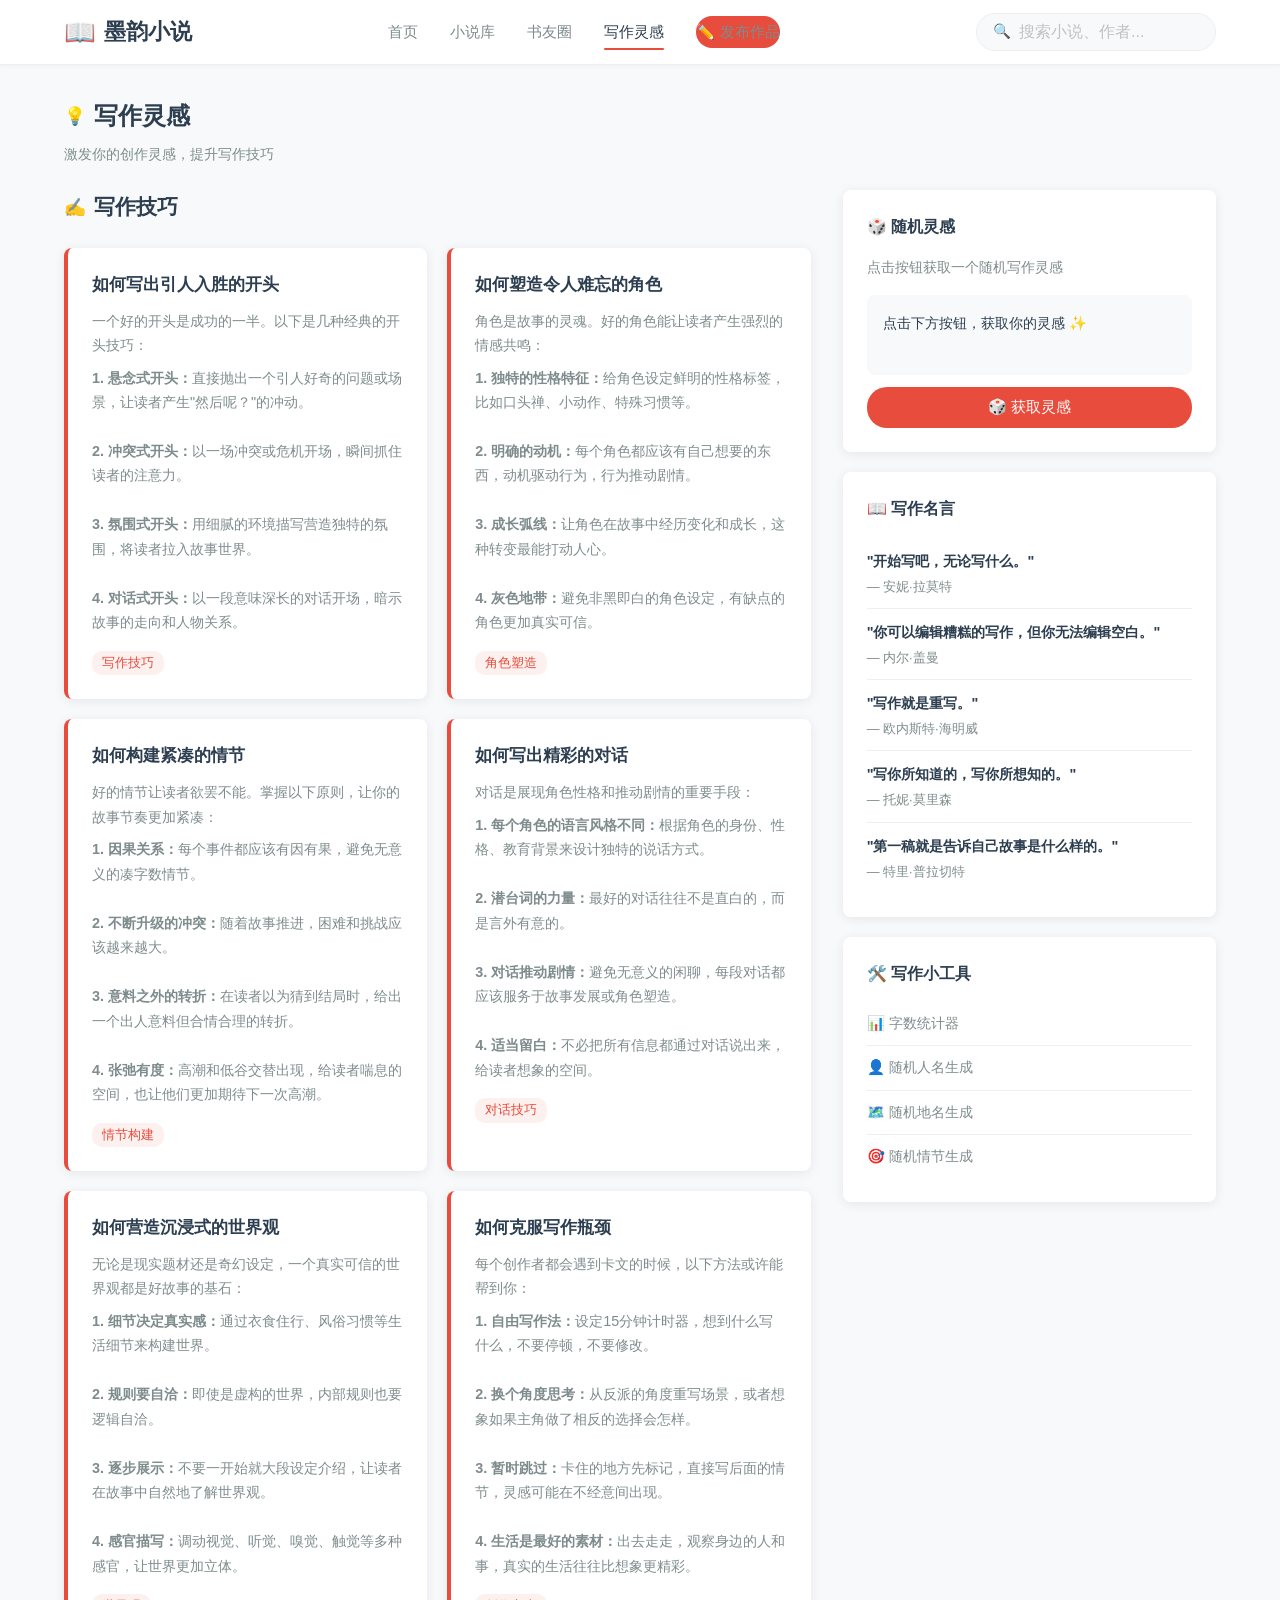
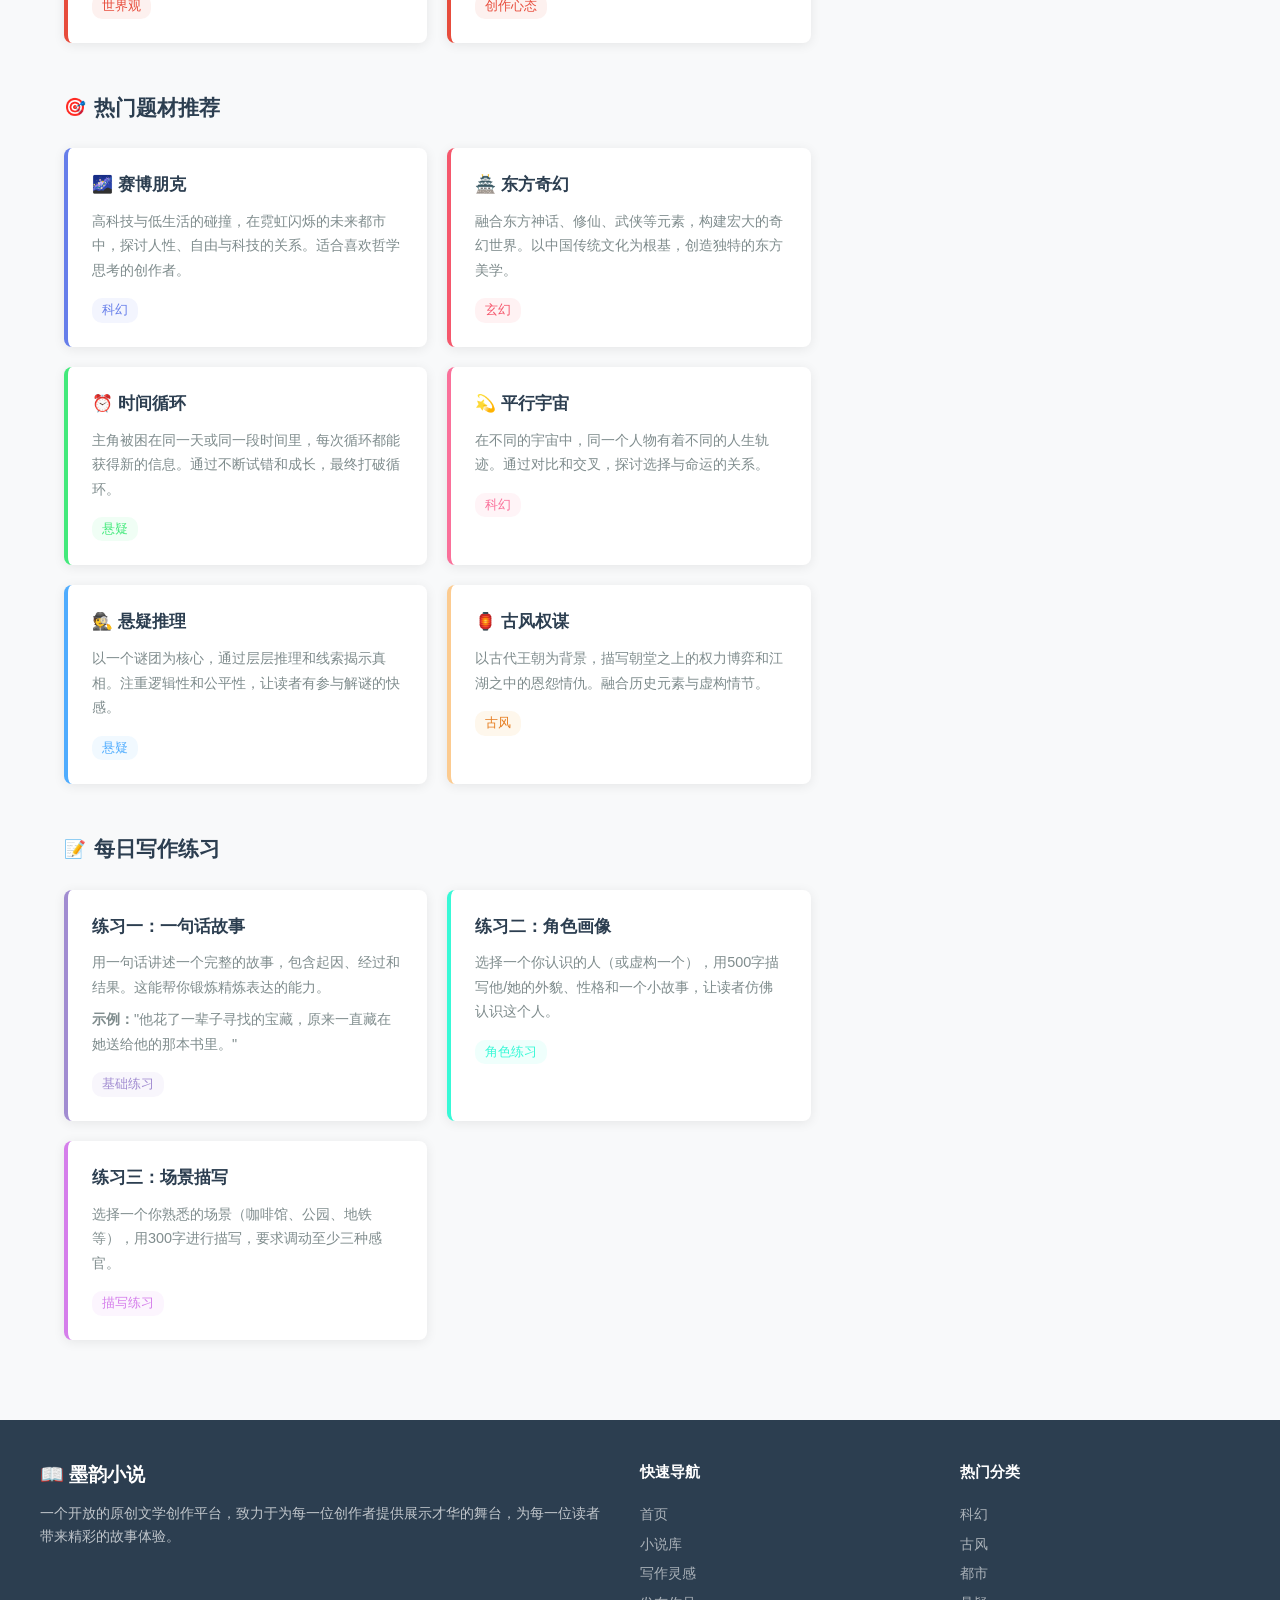
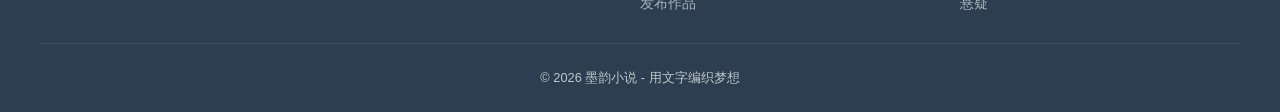
<file: inspiration.html>
<!DOCTYPE html>
<html lang="zh-CN">
<head>
  <meta charset="UTF-8">
  <meta name="viewport" content="width=device-width, initial-scale=1.0">
  <title>写作灵感 - 墨韵小说</title>
  <link rel="stylesheet" href="style.css">
</head>
<body>

  <!-- 导航栏 -->
  <nav class="navbar">
    <div class="nav-container">
      <a href="index.html" class="nav-logo">
        <span class="logo-icon">📖</span>
        <span>墨韵小说</span>
      </a>
      <div class="nav-links">
        <a href="index.html">首页</a>
        <a href="novels.html">小说库</a>
        <a href="community.html">书友圈</a>
        <a href="inspiration.html" class="active">写作灵感</a>
        <a href="publish.html" class="nav-btn">✏️ 发布作品</a>
      </div>
      <div class="nav-search">
        <span class="search-icon">🔍</span>
        <input type="text" placeholder="搜索小说、作者...">
      </div>
      <button class="nav-menu-btn">☰</button>
    </div>
  </nav>

  <!-- 主内容 -->
  <main class="main-content">

    <!-- 页面标题 -->
    <div style="margin-bottom: 24px;">
      <h1 class="section-title" style="font-size: 1.5rem;"><span class="icon">💡</span> 写作灵感</h1>
      <p style="color: var(--text-light); font-size: 0.9rem; margin-top: 8px;">激发你的创作灵感，提升写作技巧</p>
    </div>

    <div class="inspiration-page">

      <!-- 左侧主内容 -->
      <div class="inspiration-main">

        <!-- 写作技巧 -->
        <section style="margin-bottom: 40px;">
          <div class="section-header">
            <h2 class="section-title"><span class="icon">✍️</span> 写作技巧</h2>
          </div>
          <div class="inspiration-grid">
            <div class="inspiration-card">
              <h3>如何写出引人入胜的开头</h3>
              <p>一个好的开头是成功的一半。以下是几种经典的开头技巧：</p>
              <p style="margin-top: 8px;">
                <strong>1. 悬念式开头：</strong>直接抛出一个引人好奇的问题或场景，让读者产生"然后呢？"的冲动。<br><br>
                <strong>2. 冲突式开头：</strong>以一场冲突或危机开场，瞬间抓住读者的注意力。<br><br>
                <strong>3. 氛围式开头：</strong>用细腻的环境描写营造独特的氛围，将读者拉入故事世界。<br><br>
                <strong>4. 对话式开头：</strong>以一段意味深长的对话开场，暗示故事的走向和人物关系。
              </p>
              <div class="card-footer">
                <span class="card-tag">写作技巧</span>
              </div>
            </div>

            <div class="inspiration-card">
              <h3>如何塑造令人难忘的角色</h3>
              <p>角色是故事的灵魂。好的角色能让读者产生强烈的情感共鸣：</p>
              <p style="margin-top: 8px;">
                <strong>1. 独特的性格特征：</strong>给角色设定鲜明的性格标签，比如口头禅、小动作、特殊习惯等。<br><br>
                <strong>2. 明确的动机：</strong>每个角色都应该有自己想要的东西，动机驱动行为，行为推动剧情。<br><br>
                <strong>3. 成长弧线：</strong>让角色在故事中经历变化和成长，这种转变最能打动人心。<br><br>
                <strong>4. 灰色地带：</strong>避免非黑即白的角色设定，有缺点的角色更加真实可信。
              </p>
              <div class="card-footer">
                <span class="card-tag">角色塑造</span>
              </div>
            </div>

            <div class="inspiration-card">
              <h3>如何构建紧凑的情节</h3>
              <p>好的情节让读者欲罢不能。掌握以下原则，让你的故事节奏更加紧凑：</p>
              <p style="margin-top: 8px;">
                <strong>1. 因果关系：</strong>每个事件都应该有因有果，避免无意义的凑字数情节。<br><br>
                <strong>2. 不断升级的冲突：</strong>随着故事推进，困难和挑战应该越来越大。<br><br>
                <strong>3. 意料之外的转折：</strong>在读者以为猜到结局时，给出一个出人意料但合情合理的转折。<br><br>
                <strong>4. 张弛有度：</strong>高潮和低谷交替出现，给读者喘息的空间，也让他们更加期待下一次高潮。
              </p>
              <div class="card-footer">
                <span class="card-tag">情节构建</span>
              </div>
            </div>

            <div class="inspiration-card">
              <h3>如何写出精彩的对话</h3>
              <p>对话是展现角色性格和推动剧情的重要手段：</p>
              <p style="margin-top: 8px;">
                <strong>1. 每个角色的语言风格不同：</strong>根据角色的身份、性格、教育背景来设计独特的说话方式。<br><br>
                <strong>2. 潜台词的力量：</strong>最好的对话往往不是直白的，而是言外有意的。<br><br>
                <strong>3. 对话推动剧情：</strong>避免无意义的闲聊，每段对话都应该服务于故事发展或角色塑造。<br><br>
                <strong>4. 适当留白：</strong>不必把所有信息都通过对话说出来，给读者想象的空间。
              </p>
              <div class="card-footer">
                <span class="card-tag">对话技巧</span>
              </div>
            </div>

            <div class="inspiration-card">
              <h3>如何营造沉浸式的世界观</h3>
              <p>无论是现实题材还是奇幻设定，一个真实可信的世界观都是好故事的基石：</p>
              <p style="margin-top: 8px;">
                <strong>1. 细节决定真实感：</strong>通过衣食住行、风俗习惯等生活细节来构建世界。<br><br>
                <strong>2. 规则要自洽：</strong>即使是虚构的世界，内部规则也要逻辑自洽。<br><br>
                <strong>3. 逐步展示：</strong>不要一开始就大段设定介绍，让读者在故事中自然地了解世界观。<br><br>
                <strong>4. 感官描写：</strong>调动视觉、听觉、嗅觉、触觉等多种感官，让世界更加立体。
              </p>
              <div class="card-footer">
                <span class="card-tag">世界观</span>
              </div>
            </div>

            <div class="inspiration-card">
              <h3>如何克服写作瓶颈</h3>
              <p>每个创作者都会遇到卡文的时候，以下方法或许能帮到你：</p>
              <p style="margin-top: 8px;">
                <strong>1. 自由写作法：</strong>设定15分钟计时器，想到什么写什么，不要停顿，不要修改。<br><br>
                <strong>2. 换个角度思考：</strong>从反派的角度重写场景，或者想象如果主角做了相反的选择会怎样。<br><br>
                <strong>3. 暂时跳过：</strong>卡住的地方先标记，直接写后面的情节，灵感可能在不经意间出现。<br><br>
                <strong>4. 生活是最好的素材：</strong>出去走走，观察身边的人和事，真实的生活往往比想象更精彩。
              </p>
              <div class="card-footer">
                <span class="card-tag">创作心态</span>
              </div>
            </div>
          </div>
        </section>

        <!-- 题材推荐 -->
        <section style="margin-bottom: 40px;">
          <div class="section-header">
            <h2 class="section-title"><span class="icon">🎯</span> 热门题材推荐</h2>
          </div>
          <div class="inspiration-grid">
            <div class="inspiration-card" style="border-left-color: #667eea;">
              <h3>🌌 赛博朋克</h3>
              <p>高科技与低生活的碰撞，在霓虹闪烁的未来都市中，探讨人性、自由与科技的关系。适合喜欢哲学思考的创作者。</p>
              <div class="card-footer">
                <span class="card-tag" style="color: #667eea; background: rgba(102,126,234,0.08);">科幻</span>
              </div>
            </div>

            <div class="inspiration-card" style="border-left-color: #f5576c;">
              <h3>🏯 东方奇幻</h3>
              <p>融合东方神话、修仙、武侠等元素，构建宏大的奇幻世界。以中国传统文化为根基，创造独特的东方美学。</p>
              <div class="card-footer">
                <span class="card-tag" style="color: #f5576c; background: rgba(245,87,108,0.08);">玄幻</span>
              </div>
            </div>

            <div class="inspiration-card" style="border-left-color: #43e97b;">
              <h3>⏰ 时间循环</h3>
              <p>主角被困在同一天或同一段时间里，每次循环都能获得新的信息。通过不断试错和成长，最终打破循环。</p>
              <div class="card-footer">
                <span class="card-tag" style="color: #43e97b; background: rgba(67,233,123,0.08);">悬疑</span>
              </div>
            </div>

            <div class="inspiration-card" style="border-left-color: #fa709a;">
              <h3>💫 平行宇宙</h3>
              <p>在不同的宇宙中，同一个人物有着不同的人生轨迹。通过对比和交叉，探讨选择与命运的关系。</p>
              <div class="card-footer">
                <span class="card-tag" style="color: #fa709a; background: rgba(250,112,154,0.08);">科幻</span>
              </div>
            </div>

            <div class="inspiration-card" style="border-left-color: #4facfe;">
              <h3>🕵️ 悬疑推理</h3>
              <p>以一个谜团为核心，通过层层推理和线索揭示真相。注重逻辑性和公平性，让读者有参与解谜的快感。</p>
              <div class="card-footer">
                <span class="card-tag" style="color: #4facfe; background: rgba(79,172,254,0.08);">悬疑</span>
              </div>
            </div>

            <div class="inspiration-card" style="border-left-color: #fccb90;">
              <h3>🏮 古风权谋</h3>
              <p>以古代王朝为背景，描写朝堂之上的权力博弈和江湖之中的恩怨情仇。融合历史元素与虚构情节。</p>
              <div class="card-footer">
                <span class="card-tag" style="color: #e67e22; background: rgba(243,156,18,0.08);">古风</span>
              </div>
            </div>
          </div>
        </section>

        <!-- 写作练习 -->
        <section>
          <div class="section-header">
            <h2 class="section-title"><span class="icon">📝</span> 每日写作练习</h2>
          </div>
          <div class="inspiration-grid">
            <div class="inspiration-card" style="border-left-color: #a18cd1;">
              <h3>练习一：一句话故事</h3>
              <p>用一句话讲述一个完整的故事，包含起因、经过和结果。这能帮你锻炼精炼表达的能力。</p>
              <p style="margin-top: 8px;"><strong>示例：</strong>"他花了一辈子寻找的宝藏，原来一直藏在她送给他的那本书里。"</p>
              <div class="card-footer">
                <span class="card-tag" style="color: #a18cd1; background: rgba(161,140,209,0.08);">基础练习</span>
              </div>
            </div>

            <div class="inspiration-card" style="border-left-color: #38f9d7;">
              <h3>练习二：角色画像</h3>
              <p>选择一个你认识的人（或虚构一个），用500字描写他/她的外貌、性格和一个小故事，让读者仿佛认识这个人。</p>
              <div class="card-footer">
                <span class="card-tag" style="color: #38f9d7; background: rgba(56,249,215,0.08);">角色练习</span>
              </div>
            </div>

            <div class="inspiration-card" style="border-left-color: #d57eeb;">
              <h3>练习三：场景描写</h3>
              <p>选择一个你熟悉的场景（咖啡馆、公园、地铁等），用300字进行描写，要求调动至少三种感官。</p>
              <div class="card-footer">
                <span class="card-tag" style="color: #d57eeb; background: rgba(213,126,235,0.08);">描写练习</span>
              </div>
            </div>
          </div>
        </section>

      </div>

      <!-- 右侧边栏 -->
      <div class="inspiration-sidebar">

        <!-- 快速灵感 -->
        <div class="sidebar-card">
          <h3>🎲 随机灵感</h3>
          <p style="font-size: 0.9rem; color: var(--text-light); margin-bottom: 16px;">点击按钮获取一个随机写作灵感</p>
          <div id="random-prompt" style="min-height: 80px; padding: 16px; background: var(--bg); border-radius: var(--radius); font-size: 0.9rem; color: var(--text); line-height: 1.7; margin-bottom: 12px;">
            点击下方按钮，获取你的灵感 ✨
          </div>
          <button class="btn btn-primary" style="width: 100%; justify-content: center;" onclick="getRandomPrompt()">🎲 获取灵感</button>
        </div>

        <!-- 写作名言 -->
        <div class="sidebar-card">
          <h3>📖 写作名言</h3>
          <ul class="tip-list">
            <li>
              <div class="tip-title">"开始写吧，无论写什么。"</div>
              <div class="tip-desc">— 安妮·拉莫特</div>
            </li>
            <li>
              <div class="tip-title">"你可以编辑糟糕的写作，但你无法编辑空白。"</div>
              <div class="tip-desc">— 内尔·盖曼</div>
            </li>
            <li>
              <div class="tip-title">"写作就是重写。"</div>
              <div class="tip-desc">— 欧内斯特·海明威</div>
            </li>
            <li>
              <div class="tip-title">"写你所知道的，写你所想知的。"</div>
              <div class="tip-desc">— 托妮·莫里森</div>
            </li>
            <li>
              <div class="tip-title">"第一稿就是告诉自己故事是什么样的。"</div>
              <div class="tip-desc">— 特里·普拉切特</div>
            </li>
          </ul>
        </div>

        <!-- 常用写作工具 -->
        <div class="sidebar-card">
          <h3>🛠️ 写作小工具</h3>
          <ul class="topic-list">
            <li onclick="showToast('字数统计功能开发中...', 'info')">📊 字数统计器</li>
            <li onclick="showToast('人名生成功能开发中...', 'info')">👤 随机人名生成</li>
            <li onclick="showToast('地名生成功能开发中...', 'info')">🗺️ 随机地名生成</li>
            <li onclick="showToast('情节生成功能开发中...', 'info')">🎯 随机情节生成</li>
          </ul>
        </div>

      </div>

    </div>

  </main>

  <!-- 页脚 -->
  <footer class="footer">
    <div class="footer-content">
      <div class="footer-brand">
        <h3>📖 墨韵小说</h3>
        <p>一个开放的原创文学创作平台，致力于为每一位创作者提供展示才华的舞台，为每一位读者带来精彩的故事体验。</p>
      </div>
      <div class="footer-links">
        <h4>快速导航</h4>
        <a href="index.html">首页</a>
        <a href="novels.html">小说库</a>
        <a href="inspiration.html">写作灵感</a>
        <a href="publish.html">发布作品</a>
      </div>
      <div class="footer-links">
        <h4>热门分类</h4>
        <a href="novels.html?category=科幻">科幻</a>
        <a href="novels.html?category=古风">古风</a>
        <a href="novels.html?category=都市">都市</a>
        <a href="novels.html?category=悬疑">悬疑</a>
      </div>
    </div>
    <div class="footer-bottom">
      <p>© 2026 墨韵小说 - 用文字编织梦想</p>
    </div>
  </footer>

  <script src="script.js"></script>
  <script>
    // 随机灵感库
    const prompts = [
      '一个快递员在送包裹时，意外发现收件人就是十年前失踪的自己。',
      '在一座所有居民都是AI的城市里，一个人类婴儿诞生了。',
      '每次下雨的时候，她都能听到来自另一个时空的歌声。',
      '一本日记本上的字会自己消失，取而代之的是另一个人的笔迹。',
      '他发现自己手机里的照片中，总有一个陌生人在背景里看着他。',
      '一家只在午夜营业的咖啡店，据说能让人看到自己的前世。',
      '世界上最后一只会说话的猫，决定写一本回忆录。',
      '她收到了一封来自未来的信，信中只有三个字："别开门。"',
      '一个能看见别人寿命倒计时的人，发现好友的倒计时突然归零了。',
      '在一座漂浮在云端的图书馆里，每一本书都是一个真实的人生。',
      '他每天醒来都会在不同的身体里，直到有一天，他醒在了自己的身体里。',
      '一个画家发现自己的画作会在深夜自己发生变化。',
      '地铁最后一班车总会多出一节车厢，里面坐满了穿着古装的人。',
      '她能听到植物说话，而整个城市的树木都在低声说着同一件事。',
      '一个时间旅行者不小心改变了一个微小的细节，整个世界因此变得截然不同。',
      '他在旧货市场买了一面镜子，镜子里映出的不是他自己，而是另一个世界。',
      '一个失忆的人每天都会在口袋里发现一张纸条，上面写着"不要相信任何人"。',
      '世界上最后一家书店即将关门，但书架上的书每天都在增加。',
      '她发现自己手机里的通讯录里，有一个号码拨打后会接通到十年前的自己。',
      '一个天气预报员发现，她预报的天气总是会成真，包括那些她随口说的。'
    ];

    function getRandomPrompt() {
      const index = Math.floor(Math.random() * prompts.length);
      const el = document.getElementById('random-prompt');
      el.style.opacity = '0';
      setTimeout(() => {
        el.textContent = prompts[index];
        el.style.opacity = '1';
      }, 200);
      el.style.transition = 'opacity 0.2s ease';
    }
  </script>

</body>
</html>
</file>
<file: style.css>
/* ============================================
   墨韵小说 - 全局样式
   简约现代风格
   ============================================ */

/* CSS 变量 */
:root {
  --primary: #2c3e50;
  --primary-light: #34495e;
  --accent: #e74c3c;
  --accent-hover: #c0392b;
  --bg: #f8f9fa;
  --bg-white: #ffffff;
  --text: #2c3e50;
  --text-light: #7f8c8d;
  --text-lighter: #bdc3c7;
  --border: #ecf0f1;
  --shadow: 0 2px 12px rgba(0,0,0,0.08);
  --shadow-hover: 0 4px 20px rgba(0,0,0,0.12);
  --radius: 8px;
  --radius-lg: 12px;
  --transition: all 0.3s ease;
  --max-width: 1200px;
  --font-main: 'Segoe UI', 'PingFang SC', 'Microsoft YaHei', sans-serif;
  --font-serif: 'Georgia', 'Noto Serif SC', serif;
}

/* 重置样式 */
*, *::before, *::after {
  margin: 0;
  padding: 0;
  box-sizing: border-box;
}

html {
  scroll-behavior: smooth;
}

body {
  font-family: var(--font-main);
  color: var(--text);
  background: var(--bg);
  line-height: 1.6;
  min-height: 100vh;
  display: flex;
  flex-direction: column;
}

a {
  text-decoration: none;
  color: inherit;
  transition: var(--transition);
}

img {
  max-width: 100%;
  display: block;
}

ul, ol {
  list-style: none;
}

button, input, textarea, select {
  font-family: inherit;
  font-size: inherit;
  border: none;
  outline: none;
}

/* ============================================
   导航栏
   ============================================ */
.navbar {
  background: var(--bg-white);
  border-bottom: 1px solid var(--border);
  position: sticky;
  top: 0;
  z-index: 1000;
  box-shadow: 0 1px 4px rgba(0,0,0,0.04);
}

.nav-container {
  max-width: var(--max-width);
  margin: 0 auto;
  padding: 0 24px;
  display: flex;
  align-items: center;
  justify-content: space-between;
  height: 64px;
}

.nav-logo {
  font-size: 1.4rem;
  font-weight: 700;
  color: var(--primary);
  display: flex;
  align-items: center;
  gap: 8px;
}

.nav-logo .logo-icon {
  font-size: 1.6rem;
}

.nav-links {
  display: flex;
  align-items: center;
  gap: 32px;
}

.nav-links a {
  color: var(--text-light);
  font-size: 0.95rem;
  font-weight: 500;
  position: relative;
  padding: 4px 0;
}

.nav-links a:hover,
.nav-links a.active {
  color: var(--primary);
}

.nav-links a.active::after {
  content: '';
  position: absolute;
  bottom: -2px;
  left: 0;
  width: 100%;
  height: 2px;
  background: var(--accent);
  border-radius: 1px;
}

.nav-search {
  display: flex;
  align-items: center;
  background: var(--bg);
  border: 1px solid var(--border);
  border-radius: 20px;
  padding: 6px 16px;
  gap: 8px;
  transition: var(--transition);
}

.nav-search:focus-within {
  border-color: var(--primary);
  box-shadow: 0 0 0 3px rgba(44,62,80,0.1);
}

.nav-search input {
  background: transparent;
  width: 180px;
  color: var(--text);
}

.nav-search input::placeholder {
  color: var(--text-lighter);
}

.nav-search .search-icon {
  color: var(--text-lighter);
  font-size: 0.9rem;
}

.nav-btn {
  background: var(--accent);
  color: #fff;
  padding: 8px 20px;
  border-radius: 20px;
  font-weight: 500;
  font-size: 0.9rem;
  cursor: pointer;
  transition: var(--transition);
}

.nav-btn:hover {
  background: var(--accent-hover);
  transform: translateY(-1px);
}

/* 移动端菜单按钮 */
.nav-menu-btn {
  display: none;
  background: none;
  font-size: 1.4rem;
  cursor: pointer;
  color: var(--text);
}

/* ============================================
   主内容区
   ============================================ */
.main-content {
  flex: 1;
  max-width: var(--max-width);
  margin: 0 auto;
  padding: 32px 24px;
  width: 100%;
}

/* ============================================
   Hero 区域
   ============================================ */
.hero {
  background: linear-gradient(135deg, var(--primary) 0%, var(--primary-light) 100%);
  border-radius: var(--radius-lg);
  padding: 60px 48px;
  color: #fff;
  margin-bottom: 40px;
  position: relative;
  overflow: hidden;
}

.hero::before {
  content: '';
  position: absolute;
  top: -50%;
  right: -20%;
  width: 400px;
  height: 400px;
  background: rgba(255,255,255,0.05);
  border-radius: 50%;
}

.hero::after {
  content: '';
  position: absolute;
  bottom: -30%;
  left: -10%;
  width: 300px;
  height: 300px;
  background: rgba(255,255,255,0.03);
  border-radius: 50%;
}

.hero h1 {
  font-size: 2.2rem;
  font-weight: 700;
  margin-bottom: 16px;
  position: relative;
  z-index: 1;
}

.hero p {
  font-size: 1.1rem;
  opacity: 0.85;
  max-width: 500px;
  line-height: 1.8;
  position: relative;
  z-index: 1;
}

.hero-actions {
  margin-top: 24px;
  display: flex;
  gap: 12px;
  position: relative;
  z-index: 1;
}

.btn {
  display: inline-flex;
  align-items: center;
  gap: 6px;
  padding: 10px 24px;
  border-radius: 20px;
  font-weight: 500;
  font-size: 0.95rem;
  cursor: pointer;
  transition: var(--transition);
}

.btn-primary {
  background: var(--accent);
  color: #fff;
}

.btn-primary:hover {
  background: var(--accent-hover);
  transform: translateY(-1px);
}

.btn-outline {
  background: transparent;
  color: #fff;
  border: 1px solid rgba(255,255,255,0.4);
}

.btn-outline:hover {
  background: rgba(255,255,255,0.1);
  border-color: rgba(255,255,255,0.6);
}

.btn-secondary {
  background: var(--bg);
  color: var(--text);
  border: 1px solid var(--border);
}

.btn-secondary:hover {
  border-color: var(--primary);
  color: var(--primary);
}

/* ============================================
   区块标题
   ============================================ */
.section-header {
  display: flex;
  align-items: center;
  justify-content: space-between;
  margin-bottom: 24px;
}

.section-title {
  font-size: 1.3rem;
  font-weight: 700;
  color: var(--primary);
  display: flex;
  align-items: center;
  gap: 8px;
}

.section-title .icon {
  font-size: 1.1rem;
}

.section-more {
  color: var(--text-light);
  font-size: 0.9rem;
  display: flex;
  align-items: center;
  gap: 4px;
}

.section-more:hover {
  color: var(--accent);
}

/* ============================================
   小说卡片网格
   ============================================ */
.novel-grid {
  display: grid;
  grid-template-columns: repeat(auto-fill, minmax(220px, 1fr));
  gap: 24px;
  margin-bottom: 48px;
}

.novel-card {
  background: var(--bg-white);
  border-radius: var(--radius);
  overflow: hidden;
  box-shadow: var(--shadow);
  transition: var(--transition);
  cursor: pointer;
}

.novel-card:hover {
  transform: translateY(-4px);
  box-shadow: var(--shadow-hover);
}

.novel-cover {
  width: 100%;
  height: 280px;
  background: linear-gradient(135deg, #667eea 0%, #764ba2 100%);
  display: flex;
  align-items: center;
  justify-content: center;
  position: relative;
  overflow: hidden;
}

.novel-cover .cover-text {
  color: #fff;
  font-size: 1.3rem;
  font-weight: 700;
  text-align: center;
  padding: 20px;
  text-shadow: 0 2px 8px rgba(0,0,0,0.2);
}

.novel-cover .cover-tag {
  position: absolute;
  top: 12px;
  right: 12px;
  background: rgba(0,0,0,0.5);
  color: #fff;
  padding: 2px 10px;
  border-radius: 10px;
  font-size: 0.75rem;
}

.novel-info {
  padding: 16px;
}

.novel-title {
  font-size: 1rem;
  font-weight: 600;
  color: var(--text);
  margin-bottom: 6px;
  white-space: nowrap;
  overflow: hidden;
  text-overflow: ellipsis;
}

.novel-author {
  font-size: 0.85rem;
  color: var(--text-light);
  margin-bottom: 8px;
}

.novel-desc {
  font-size: 0.85rem;
  color: var(--text-light);
  line-height: 1.5;
  display: -webkit-box;
  -webkit-line-clamp: 2;
  -webkit-box-orient: vertical;
  overflow: hidden;
}

.novel-meta {
  display: flex;
  align-items: center;
  gap: 16px;
  margin-top: 12px;
  padding-top: 12px;
  border-top: 1px solid var(--border);
  font-size: 0.8rem;
  color: var(--text-lighter);
}

.novel-meta span {
  display: flex;
  align-items: center;
  gap: 4px;
}

/* ============================================
   分类标签
   ============================================ */
.category-tags {
  display: flex;
  flex-wrap: wrap;
  gap: 10px;
  margin-bottom: 32px;
}

.tag {
  padding: 6px 18px;
  border-radius: 20px;
  font-size: 0.9rem;
  cursor: pointer;
  transition: var(--transition);
  background: var(--bg-white);
  color: var(--text-light);
  border: 1px solid var(--border);
}

.tag:hover,
.tag.active {
  background: var(--primary);
  color: #fff;
  border-color: var(--primary);
}

/* ============================================
   灵感卡片
   ============================================ */
.inspiration-grid {
  display: grid;
  grid-template-columns: repeat(auto-fill, minmax(300px, 1fr));
  gap: 20px;
  margin-bottom: 48px;
}

.inspiration-card {
  background: var(--bg-white);
  border-radius: var(--radius);
  padding: 24px;
  box-shadow: var(--shadow);
  transition: var(--transition);
  border-left: 4px solid var(--accent);
}

.inspiration-card:hover {
  transform: translateY(-2px);
  box-shadow: var(--shadow-hover);
}

.inspiration-card h3 {
  font-size: 1.05rem;
  font-weight: 600;
  margin-bottom: 10px;
  color: var(--text);
}

.inspiration-card p {
  font-size: 0.9rem;
  color: var(--text-light);
  line-height: 1.7;
}

.inspiration-card .card-footer {
  margin-top: 16px;
  display: flex;
  align-items: center;
  justify-content: space-between;
}

.inspiration-card .card-tag {
  font-size: 0.8rem;
  color: var(--accent);
  background: rgba(231,76,60,0.08);
  padding: 2px 10px;
  border-radius: 10px;
}

/* ============================================
   阅读页面
   ============================================ */
.reader-container {
  max-width: 800px;
  margin: 0 auto;
  background: var(--bg-white);
  border-radius: var(--radius);
  box-shadow: var(--shadow);
  padding: 40px 48px;
}

.reader-header {
  text-align: center;
  margin-bottom: 40px;
  padding-bottom: 24px;
  border-bottom: 1px solid var(--border);
}

.reader-header h1 {
  font-size: 1.8rem;
  font-weight: 700;
  margin-bottom: 8px;
}

.reader-header .author-info {
  color: var(--text-light);
  font-size: 0.95rem;
}

.reader-content {
  font-family: var(--font-serif);
  font-size: 1.1rem;
  line-height: 2;
  color: var(--text);
}

.reader-content p {
  text-indent: 2em;
  margin-bottom: 16px;
}

.reader-nav {
  display: flex;
  justify-content: space-between;
  align-items: center;
  margin-top: 40px;
  padding-top: 24px;
  border-top: 1px solid var(--border);
}

.reader-nav .btn {
  min-width: 120px;
  justify-content: center;
}

.chapter-select {
  display: flex;
  align-items: center;
  gap: 8px;
}

.chapter-select select {
  padding: 8px 16px;
  border: 1px solid var(--border);
  border-radius: var(--radius);
  background: var(--bg);
  color: var(--text);
  cursor: pointer;
}

/* ============================================
   发布页面
   ============================================ */
.publish-container {
  max-width: 800px;
  margin: 0 auto;
}

.publish-form {
  background: var(--bg-white);
  border-radius: var(--radius);
  box-shadow: var(--shadow);
  padding: 40px;
}

.form-group {
  margin-bottom: 24px;
}

.form-group label {
  display: block;
  font-weight: 600;
  margin-bottom: 8px;
  color: var(--text);
  font-size: 0.95rem;
}

.form-group label .required {
  color: var(--accent);
  margin-left: 2px;
}

.form-input {
  width: 100%;
  padding: 12px 16px;
  border: 1px solid var(--border);
  border-radius: var(--radius);
  background: var(--bg);
  color: var(--text);
  transition: var(--transition);
  font-size: 0.95rem;
}

.form-input:focus {
  border-color: var(--primary);
  box-shadow: 0 0 0 3px rgba(44,62,80,0.1);
}

textarea.form-input {
  min-height: 200px;
  resize: vertical;
  line-height: 1.8;
}

.form-input::placeholder {
  color: var(--text-lighter);
}

.form-row {
  display: grid;
  grid-template-columns: 1fr 1fr;
  gap: 20px;
}

.form-hint {
  font-size: 0.8rem;
  color: var(--text-lighter);
  margin-top: 4px;
}

.form-actions {
  display: flex;
  gap: 12px;
  margin-top: 32px;
  padding-top: 24px;
  border-top: 1px solid var(--border);
}

/* 章节管理 */
.chapter-list {
  margin-top: 16px;
}

.chapter-item {
  display: flex;
  align-items: center;
  justify-content: space-between;
  padding: 12px 16px;
  background: var(--bg);
  border-radius: var(--radius);
  margin-bottom: 8px;
  transition: var(--transition);
}

.chapter-item:hover {
  background: var(--border);
}

.chapter-item .chapter-name {
  font-weight: 500;
  font-size: 0.95rem;
}

.chapter-item .chapter-actions {
  display: flex;
  gap: 8px;
}

.chapter-item .chapter-actions button {
  background: none;
  color: var(--text-light);
  cursor: pointer;
  padding: 4px 8px;
  border-radius: 4px;
  transition: var(--transition);
}

.chapter-item .chapter-actions button:hover {
  color: var(--accent);
  background: rgba(231,76,60,0.08);
}

.add-chapter-btn {
  width: 100%;
  padding: 12px;
  border: 2px dashed var(--border);
  border-radius: var(--radius);
  background: transparent;
  color: var(--text-light);
  cursor: pointer;
  transition: var(--transition);
  font-size: 0.95rem;
}

.add-chapter-btn:hover {
  border-color: var(--primary);
  color: var(--primary);
}

/* ============================================
   灵感页面
   ============================================ */
.inspiration-page {
  display: grid;
  grid-template-columns: 2fr 1fr;
  gap: 32px;
}

.inspiration-main {
  min-width: 0;
}

.inspiration-sidebar {
  position: sticky;
  top: 96px;
  align-self: start;
}

.sidebar-card {
  background: var(--bg-white);
  border-radius: var(--radius);
  box-shadow: var(--shadow);
  padding: 24px;
  margin-bottom: 20px;
}

.sidebar-card h3 {
  font-size: 1rem;
  font-weight: 600;
  margin-bottom: 16px;
  color: var(--text);
}

.topic-list li {
  padding: 10px 0;
  border-bottom: 1px solid var(--border);
  font-size: 0.9rem;
  color: var(--text-light);
  cursor: pointer;
  transition: var(--transition);
}

.topic-list li:last-child {
  border-bottom: none;
}

.topic-list li:hover {
  color: var(--accent);
}

.tip-list li {
  padding: 12px 0;
  border-bottom: 1px solid var(--border);
}

.tip-list li:last-child {
  border-bottom: none;
}

.tip-list .tip-title {
  font-weight: 600;
  font-size: 0.9rem;
  margin-bottom: 4px;
  color: var(--text);
}

.tip-list .tip-desc {
  font-size: 0.8rem;
  color: var(--text-light);
  line-height: 1.5;
}

/* ============================================
   分页
   ============================================ */
.pagination {
  display: flex;
  justify-content: center;
  align-items: center;
  gap: 8px;
  margin-top: 32px;
}

.pagination button {
  width: 36px;
  height: 36px;
  border-radius: var(--radius);
  background: var(--bg-white);
  color: var(--text);
  cursor: pointer;
  transition: var(--transition);
  border: 1px solid var(--border);
  font-size: 0.9rem;
}

.pagination button:hover,
.pagination button.active {
  background: var(--primary);
  color: #fff;
  border-color: var(--primary);
}

/* ============================================
   空状态
   ============================================ */
.empty-state {
  text-align: center;
  padding: 60px 20px;
  color: var(--text-light);
}

.empty-state .empty-icon {
  font-size: 3rem;
  margin-bottom: 16px;
}

.empty-state h3 {
  font-size: 1.1rem;
  margin-bottom: 8px;
  color: var(--text);
}

.empty-state p {
  font-size: 0.9rem;
  margin-bottom: 20px;
}

/* ============================================
   模态框
   ============================================ */
.modal-overlay {
  position: fixed;
  top: 0;
  left: 0;
  width: 100%;
  height: 100%;
  background: rgba(0,0,0,0.5);
  display: flex;
  align-items: center;
  justify-content: center;
  z-index: 2000;
  opacity: 0;
  visibility: hidden;
  transition: var(--transition);
}

.modal-overlay.active {
  opacity: 1;
  visibility: visible;
}

.modal {
  background: var(--bg-white);
  border-radius: var(--radius-lg);
  padding: 32px;
  width: 90%;
  max-width: 500px;
  transform: scale(0.9);
  transition: var(--transition);
}

.modal-overlay.active .modal {
  transform: scale(1);
}

.modal h2 {
  font-size: 1.2rem;
  margin-bottom: 20px;
}

.modal .form-actions {
  justify-content: flex-end;
}

/* ============================================
   Toast 提示
   ============================================ */
.toast-container {
  position: fixed;
  top: 80px;
  right: 24px;
  z-index: 3000;
  display: flex;
  flex-direction: column;
  gap: 8px;
}

.toast {
  background: var(--bg-white);
  border-radius: var(--radius);
  padding: 14px 20px;
  box-shadow: 0 4px 20px rgba(0,0,0,0.15);
  display: flex;
  align-items: center;
  gap: 10px;
  font-size: 0.9rem;
  animation: slideIn 0.3s ease;
  min-width: 250px;
}

.toast.success {
  border-left: 4px solid #27ae60;
}

.toast.error {
  border-left: 4px solid var(--accent);
}

.toast.info {
  border-left: 4px solid #3498db;
}

@keyframes slideIn {
  from {
    transform: translateX(100%);
    opacity: 0;
  }
  to {
    transform: translateX(0);
    opacity: 1;
  }
}

/* ============================================
   页脚
   ============================================ */
.footer {
  background: var(--primary);
  color: rgba(255,255,255,0.7);
  padding: 40px 24px 24px;
  margin-top: auto;
}

.footer-content {
  max-width: var(--max-width);
  margin: 0 auto;
  display: grid;
  grid-template-columns: 2fr 1fr 1fr;
  gap: 40px;
}

.footer-brand h3 {
  color: #fff;
  font-size: 1.2rem;
  margin-bottom: 12px;
}

.footer-brand p {
  font-size: 0.85rem;
  line-height: 1.7;
}

.footer-links h4 {
  color: #fff;
  font-size: 0.95rem;
  margin-bottom: 16px;
}

.footer-links a {
  display: block;
  font-size: 0.85rem;
  padding: 4px 0;
  color: rgba(255,255,255,0.6);
}

.footer-links a:hover {
  color: #fff;
}

.footer-bottom {
  max-width: var(--max-width);
  margin: 24px auto 0;
  padding-top: 24px;
  border-top: 1px solid rgba(255,255,255,0.1);
  text-align: center;
  font-size: 0.8rem;
}

/* ============================================
   封面颜色方案
   ============================================ */
.cover-gradient-1 { background: linear-gradient(135deg, #667eea 0%, #764ba2 100%); }
.cover-gradient-2 { background: linear-gradient(135deg, #f093fb 0%, #f5576c 100%); }
.cover-gradient-3 { background: linear-gradient(135deg, #4facfe 0%, #00f2fe 100%); }
.cover-gradient-4 { background: linear-gradient(135deg, #43e97b 0%, #38f9d7 100%); }
.cover-gradient-5 { background: linear-gradient(135deg, #fa709a 0%, #fee140 100%); }
.cover-gradient-6 { background: linear-gradient(135deg, #a18cd1 0%, #fbc2eb 100%); }
.cover-gradient-7 { background: linear-gradient(135deg, #fccb90 0%, #d57eeb 100%); }
.cover-gradient-8 { background: linear-gradient(135deg, #e0c3fc 0%, #8ec5fc 100%); }

/* ============================================
   响应式设计
   ============================================ */
@media (max-width: 768px) {
  .nav-links {
    display: none;
    position: absolute;
    top: 64px;
    left: 0;
    right: 0;
    background: var(--bg-white);
    flex-direction: column;
    padding: 20px 24px;
    border-bottom: 1px solid var(--border);
    box-shadow: var(--shadow);
    gap: 16px;
  }

  .nav-links.open {
    display: flex;
  }

  .nav-search {
    display: none;
  }

  .nav-menu-btn {
    display: block;
  }

  .hero {
    padding: 40px 24px;
  }

  .hero h1 {
    font-size: 1.6rem;
  }

  .novel-grid {
    grid-template-columns: repeat(2, 1fr);
    gap: 16px;
  }

  .novel-cover {
    height: 200px;
  }

  .inspiration-page {
    grid-template-columns: 1fr;
  }

  .inspiration-sidebar {
    position: static;
  }

  .reader-container {
    padding: 24px 20px;
  }

  .publish-form {
    padding: 24px;
  }

  .form-row {
    grid-template-columns: 1fr;
  }

  .footer-content {
    grid-template-columns: 1fr;
    gap: 24px;
  }

  .section-header {
    flex-direction: column;
    align-items: flex-start;
    gap: 8px;
  }
}

@media (max-width: 480px) {
  .novel-grid {
    grid-template-columns: 1fr;
  }

  .hero-actions {
    flex-direction: column;
  }

  .inspiration-grid {
    grid-template-columns: 1fr;
  }
}

/* ============================================
   用户菜单样式
   ============================================ */
.user-menu {
  position: relative;
  display: flex;
  align-items: center;
}

.nav-avatar {
  width: 36px;
  height: 36px;
  border-radius: 50%;
  background: linear-gradient(135deg, var(--primary) 0%, var(--accent) 100%);
  color: #fff;
  display: flex;
  align-items: center;
  justify-content: center;
  font-weight: 600;
  font-size: 0.9rem;
  cursor: pointer;
  transition: var(--transition);
}

.nav-avatar:hover {
  transform: scale(1.05);
}

.user-dropdown {
  position: absolute;
  top: 100%;
  right: 0;
  margin-top: 8px;
  background: var(--bg-white);
  border-radius: var(--radius);
  box-shadow: var(--shadow-hover);
  min-width: 180px;
  padding: 8px 0;
  opacity: 0;
  visibility: hidden;
  transform: translateY(-10px);
  transition: var(--transition);
  z-index: 100;
}

.user-menu:hover .user-dropdown {
  opacity: 1;
  visibility: visible;
  transform: translateY(0);
}

.user-dropdown a {
  display: flex;
  align-items: center;
  gap: 10px;
  padding: 10px 16px;
  color: var(--text);
  font-size: 0.9rem;
}

.user-dropdown a:hover {
  background: var(--bg);
}

.user-dropdown hr {
  border: none;
  border-top: 1px solid var(--border);
  margin: 8px 0;
}

/* ============================================
   登录/注册页面
   ============================================ */
.auth-container {
  min-height: calc(100vh - 64px);
  display: flex;
  align-items: center;
  justify-content: center;
  padding: 40px 24px;
}

.auth-card {
  background: var(--bg-white);
  border-radius: var(--radius-lg);
  box-shadow: var(--shadow);
  padding: 40px;
  width: 100%;
  max-width: 420px;
}

.auth-header {
  text-align: center;
  margin-bottom: 32px;
}

.auth-header h1 {
  font-size: 1.5rem;
  margin-bottom: 8px;
  color: var(--text);
}

.auth-header p {
  color: var(--text-light);
  font-size: 0.9rem;
}

.auth-tabs {
  display: flex;
  margin-bottom: 24px;
  border-bottom: 1px solid var(--border);
}

.auth-tab {
  flex: 1;
  padding: 12px;
  text-align: center;
  cursor: pointer;
  color: var(--text-light);
  font-weight: 500;
  transition: var(--transition);
  border-bottom: 2px solid transparent;
}

.auth-tab.active {
  color: var(--primary);
  border-bottom-color: var(--accent);
}

.auth-form {
  display: none;
}

.auth-form.active {
  display: block;
}

.auth-footer {
  text-align: center;
  margin-top: 24px;
  font-size: 0.9rem;
  color: var(--text-light);
}

.auth-footer a {
  color: var(--accent);
  font-weight: 500;
}

/* ============================================
   用户中心页面
   ============================================ */
.profile-header {
  background: var(--bg-white);
  border-radius: var(--radius-lg);
  box-shadow: var(--shadow);
  padding: 32px;
  margin-bottom: 32px;
  display: flex;
  align-items: center;
  gap: 24px;
}

.profile-avatar {
  width: 100px;
  height: 100px;
  border-radius: 50%;
  background: linear-gradient(135deg, var(--primary) 0%, var(--accent) 100%);
  color: #fff;
  display: flex;
  align-items: center;
  justify-content: center;
  font-size: 2.5rem;
  font-weight: 700;
  flex-shrink: 0;
}

.profile-info h1 {
  font-size: 1.5rem;
  margin-bottom: 4px;
}

.profile-info .bio {
  color: var(--text-light);
  font-size: 0.9rem;
  margin-bottom: 12px;
}

.profile-stats {
  display: flex;
  gap: 24px;
}

.profile-stats .stat {
  text-align: center;
}

.profile-stats .stat-value {
  font-size: 1.3rem;
  font-weight: 700;
  color: var(--primary);
}

.profile-stats .stat-label {
  font-size: 0.8rem;
  color: var(--text-light);
}

.profile-tabs {
  display: flex;
  gap: 8px;
  margin-bottom: 24px;
  border-bottom: 1px solid var(--border);
  padding-bottom: 8px;
}

.profile-tab {
  padding: 8px 20px;
  border-radius: 20px;
  cursor: pointer;
  color: var(--text-light);
  font-weight: 500;
  transition: var(--transition);
}

.profile-tab.active {
  background: var(--primary);
  color: #fff;
}

/* ============================================
   评论样式
   ============================================ */
.comments-section {
  margin-top: 40px;
  padding-top: 32px;
  border-top: 1px solid var(--border);
}

.comments-title {
  font-size: 1.1rem;
  margin-bottom: 20px;
  color: var(--text);
}

.comment-form {
  margin-bottom: 24px;
}

.comment-form textarea {
  width: 100%;
  padding: 12px 16px;
  border: 1px solid var(--border);
  border-radius: var(--radius);
  background: var(--bg);
  color: var(--text);
  font-size: 0.95rem;
  resize: vertical;
  min-height: 80px;
  margin-bottom: 12px;
}

.comment-form textarea:focus {
  outline: none;
  border-color: var(--primary);
}

.comment-item {
  display: flex;
  gap: 12px;
  padding: 16px 0;
  border-bottom: 1px solid var(--border);
}

.comment-avatar {
  width: 40px;
  height: 40px;
  border-radius: 50%;
  background: linear-gradient(135deg, #667eea 0%, #764ba2 100%);
  color: #fff;
  display: flex;
  align-items: center;
  justify-content: center;
  font-weight: 600;
  font-size: 0.9rem;
  flex-shrink: 0;
}

.comment-content {
  flex: 1;
}

.comment-header {
  display: flex;
  align-items: center;
  gap: 12px;
  margin-bottom: 6px;
}

.comment-author {
  font-weight: 600;
  font-size: 0.9rem;
}

.comment-time {
  font-size: 0.8rem;
  color: var(--text-lighter);
}

.comment-delete {
  margin-left: auto;
  background: none;
  border: none;
  color: var(--text-lighter);
  cursor: pointer;
  font-size: 0.8rem;
  padding: 2px 8px;
  border-radius: 4px;
  transition: var(--transition);
}

.comment-delete:hover {
  color: var(--accent);
  background: rgba(231,76,60,0.08);
}

.comment-text {
  font-size: 0.9rem;
  line-height: 1.6;
  color: var(--text);
}

.empty-comments {
  text-align: center;
  padding: 40px;
  color: var(--text-light);
  font-size: 0.9rem;
}

/* ============================================
   评分样式
   ============================================ */
.rating-section {
  display: flex;
  align-items: center;
  justify-content: space-between;
  padding: 20px;
  background: var(--bg);
  border-radius: var(--radius);
  margin-bottom: 24px;
}

.rating-display {
  display: flex;
  align-items: center;
  gap: 12px;
}

.rating-score {
  font-size: 2rem;
  font-weight: 700;
  color: var(--accent);
}

.rating-stars {
  display: flex;
  gap: 2px;
}

.rating-stars .star {
  font-size: 1.2rem;
  color: #ddd;
  cursor: default;
}

.rating-stars .star.filled {
  color: #f1c40f;
}

.rating-count {
  font-size: 0.85rem;
  color: var(--text-light);
}

.rating-input {
  display: flex;
  align-items: center;
  gap: 8px;
  font-size: 0.9rem;
  color: var(--text-light);
}

.rating-stars.interactive .star {
  cursor: pointer;
  transition: var(--transition);
}

.rating-stars.interactive .star:hover,
.rating-stars.interactive .star.hover {
  color: #f1c40f;
  transform: scale(1.1);
}

/* ============================================
   书架样式
   ============================================ */
.bookshelf-header {
  display: flex;
  align-items: center;
  justify-content: space-between;
  margin-bottom: 24px;
}

.bookshelf-grid {
  display: grid;
  grid-template-columns: repeat(auto-fill, minmax(200px, 1fr));
  gap: 20px;
}

.bookshelf-item {
  background: var(--bg-white);
  border-radius: var(--radius);
  overflow: hidden;
  box-shadow: var(--shadow);
  transition: var(--transition);
}

.bookshelf-item:hover {
  transform: translateY(-4px);
  box-shadow: var(--shadow-hover);
}

.bookshelf-item .novel-cover {
  height: 180px;
}

.bookshelf-item .novel-info {
  padding: 12px;
}

.bookshelf-item .novel-title {
  font-size: 0.95rem;
  margin-bottom: 4px;
}

.bookshelf-item .novel-author {
  font-size: 0.8rem;
  margin-bottom: 8px;
}

.bookshelf-item .continue-btn {
  width: 100%;
  padding: 8px;
  background: var(--primary);
  color: #fff;
  border: none;
  border-radius: var(--radius);
  cursor: pointer;
  font-size: 0.85rem;
  transition: var(--transition);
}

.bookshelf-item .continue-btn:hover {
  background: var(--accent);
}

/* ============================================
   排行榜样式
   ============================================ */
.ranking-section {
  background: var(--bg-white);
  border-radius: var(--radius);
  box-shadow: var(--shadow);
  padding: 24px;
  margin-bottom: 32px;
}

.ranking-title {
  font-size: 1.1rem;
  font-weight: 600;
  margin-bottom: 16px;
  display: flex;
  align-items: center;
  gap: 8px;
}

.ranking-list {
  list-style: none;
}

.ranking-item {
  display: flex;
  align-items: center;
  gap: 12px;
  padding: 12px 0;
  border-bottom: 1px solid var(--border);
  cursor: pointer;
  transition: var(--transition);
}

.ranking-item:last-child {
  border-bottom: none;
}

.ranking-item:hover {
  background: var(--bg);
  margin: 0 -12px;
  padding: 12px;
  border-radius: var(--radius);
}

.ranking-num {
  width: 24px;
  height: 24px;
  border-radius: 50%;
  display: flex;
  align-items: center;
  justify-content: center;
  font-size: 0.8rem;
  font-weight: 700;
  flex-shrink: 0;
}

.ranking-num.top-1 { background: #ffd700; color: #fff; }
.ranking-num.top-2 { background: #c0c0c0; color: #fff; }
.ranking-num.top-3 { background: #cd7f32; color: #fff; }
.ranking-num.normal { background: var(--bg); color: var(--text-light); }

.ranking-info {
  flex: 1;
  min-width: 0;
}

.ranking-info .title {
  font-weight: 500;
  font-size: 0.9rem;
  white-space: nowrap;
  overflow: hidden;
  text-overflow: ellipsis;
}

.ranking-info .meta {
  font-size: 0.8rem;
  color: var(--text-light);
}

/* ============================================
   加载状态
   ============================================ */
.loading {
  display: flex;
  align-items: center;
  justify-content: center;
  padding: 40px;
}

.loading-spinner {
  width: 40px;
  height: 40px;
  border: 3px solid var(--border);
  border-top-color: var(--primary);
  border-radius: 50%;
  animation: spin 1s linear infinite;
}

@keyframes spin {
  to { transform: rotate(360deg); }
}

/* ============================================
   阅读进度条
   ============================================ */
.read-progress {
  position: fixed;
  top: 64px;
  left: 0;
  right: 0;
  height: 3px;
  background: var(--border);
  z-index: 99;
}

.read-progress-bar {
  height: 100%;
  background: linear-gradient(90deg, var(--primary) 0%, var(--accent) 100%);
  transition: width 0.2s ease;
}

/* ============================================
   阅读工具栏
   ============================================ */
.reader-toolbar {
  position: fixed;
  bottom: 24px;
  right: 24px;
  display: flex;
  flex-direction: column;
  gap: 8px;
  z-index: 100;
}

.reader-toolbar .tool-btn {
  width: 48px;
  height: 48px;
  border-radius: 50%;
  background: var(--bg-white);
  border: none;
  box-shadow: var(--shadow);
  cursor: pointer;
  font-size: 1.2rem;
  display: flex;
  align-items: center;
  justify-content: center;
  transition: var(--transition);
}

.reader-toolbar .tool-btn:hover {
  background: var(--primary);
  color: #fff;
  transform: scale(1.1);
}

.reader-toolbar .tool-btn.active {
  background: var(--accent);
  color: #fff;
}

/* ============================================
   书友圈样式
   ============================================ */
.community-layout {
  display: grid;
  grid-template-columns: 2fr 1fr;
  gap: 32px;
}

.community-main {
  min-width: 0;
}

.community-sidebar {
  position: sticky;
  top: 96px;
  align-self: start;
}

/* 发布动态 */
.post-composer {
  background: var(--bg-white);
  border-radius: var(--radius);
  box-shadow: var(--shadow);
  padding: 20px;
  margin-bottom: 24px;
}

.composer-header {
  display: flex;
  align-items: center;
  gap: 12px;
  margin-bottom: 12px;
}

.composer-avatar {
  width: 40px;
  height: 40px;
  border-radius: 50%;
  background: linear-gradient(135deg, var(--primary) 0%, var(--accent) 100%);
  color: #fff;
  display: flex;
  align-items: center;
  justify-content: center;
  font-weight: 600;
  font-size: 0.9rem;
}

.composer-header span {
  color: var(--text-light);
  font-size: 0.9rem;
}

.post-composer textarea {
  width: 100%;
  padding: 12px;
  border: 1px solid var(--border);
  border-radius: var(--radius);
  background: var(--bg);
  color: var(--text);
  font-size: 0.95rem;
  resize: none;
  line-height: 1.6;
  margin-bottom: 12px;
}

.post-composer textarea:focus {
  outline: none;
  border-color: var(--primary);
}

.composer-footer {
  display: flex;
  align-items: center;
  justify-content: space-between;
}

.post-type-selector {
  display: flex;
  gap: 4px;
}

.type-btn {
  padding: 4px 12px;
  border-radius: 12px;
  background: var(--bg);
  border: 1px solid var(--border);
  color: var(--text-light);
  cursor: pointer;
  font-size: 0.8rem;
  transition: var(--transition);
}

.type-btn.active,
.type-btn:hover {
  background: var(--primary);
  color: #fff;
  border-color: var(--primary);
}

/* 动态卡片 */
.post-card {
  background: var(--bg-white);
  border-radius: var(--radius);
  box-shadow: var(--shadow);
  padding: 20px;
  margin-bottom: 16px;
}

.post-header {
  display: flex;
  align-items: center;
  gap: 12px;
  margin-bottom: 12px;
}

.post-avatar {
  width: 44px;
  height: 44px;
  border-radius: 50%;
  background: linear-gradient(135deg, #667eea 0%, #764ba2 100%);
  color: #fff;
  display: flex;
  align-items: center;
  justify-content: center;
  font-weight: 600;
  font-size: 1rem;
  flex-shrink: 0;
}

.post-meta {
  flex: 1;
}

.post-author {
  font-weight: 600;
  font-size: 0.95rem;
  display: block;
}

.post-time {
  font-size: 0.8rem;
  color: var(--text-lighter);
}

.post-type-tag {
  font-size: 0.75rem;
  padding: 2px 10px;
  border-radius: 10px;
  background: rgba(231,76,60,0.08);
  color: var(--accent);
}

.post-content {
  font-size: 0.95rem;
  line-height: 1.7;
  color: var(--text);
  margin-bottom: 16px;
  word-break: break-word;
}

.post-actions {
  display: flex;
  gap: 20px;
  padding-top: 12px;
  border-top: 1px solid var(--border);
}

.post-action-btn {
  background: none;
  border: none;
  color: var(--text-light);
  cursor: pointer;
  font-size: 0.9rem;
  display: flex;
  align-items: center;
  gap: 6px;
  padding: 4px 8px;
  border-radius: 4px;
  transition: var(--transition);
}

.post-action-btn:hover {
  background: var(--bg);
  color: var(--primary);
}

.post-action-btn .like-icon {
  transition: var(--transition);
}

/* 动态评论 */
.post-comments {
  margin-top: 12px;
  padding-top: 12px;
  border-top: 1px solid var(--border);
}

.post-comment-form {
  display: flex;
  gap: 8px;
  margin-bottom: 12px;
}

.post-comment-form input {
  flex: 1;
  padding: 8px 12px;
  border: 1px solid var(--border);
  border-radius: 20px;
  background: var(--bg);
  color: var(--text);
  font-size: 0.85rem;
}

.post-comment-form input:focus {
  outline: none;
  border-color: var(--primary);
}

.post-comment-form button {
  padding: 6px 16px;
  border-radius: 20px;
  background: var(--primary);
  color: #fff;
  border: none;
  cursor: pointer;
  font-size: 0.85rem;
  transition: var(--transition);
}

.post-comment-form button:hover {
  background: var(--accent);
}

.post-comment-item {
  padding: 8px 0;
  border-bottom: 1px solid var(--border);
  font-size: 0.85rem;
}

.post-comment-item:last-child {
  border-bottom: none;
}

.post-comment-author {
  font-weight: 600;
  color: var(--primary);
  margin-right: 8px;
}

.post-comment-text {
  color: var(--text);
}

.post-comment-time {
  display: block;
  font-size: 0.75rem;
  color: var(--text-lighter);
  margin-top: 2px;
}

/* 推荐用户 */
.recommended-user {
  display: flex;
  align-items: center;
  gap: 10px;
  padding: 10px 0;
  border-bottom: 1px solid var(--border);
}

.recommended-user:last-child {
  border-bottom: none;
}

.recommended-avatar {
  width: 36px;
  height: 36px;
  border-radius: 50%;
  background: linear-gradient(135deg, #43e97b 0%, #38f9d7 100%);
  color: #fff;
  display: flex;
  align-items: center;
  justify-content: center;
  font-weight: 600;
  font-size: 0.85rem;
  flex-shrink: 0;
}

.recommended-info {
  flex: 1;
  min-width: 0;
}

.recommended-name {
  font-weight: 500;
  font-size: 0.9rem;
}

.recommended-meta {
  font-size: 0.8rem;
  color: var(--text-lighter);
}

.btn-sm {
  padding: 4px 14px !important;
  font-size: 0.8rem !important;
}

/* ============================================
   私信样式
   ============================================ */
.messages-layout {
  display: grid;
  grid-template-columns: 300px 1fr;
  gap: 0;
  background: var(--bg-white);
  border-radius: var(--radius);
  box-shadow: var(--shadow);
  overflow: hidden;
  min-height: 600px;
}

.messages-sidebar {
  border-right: 1px solid var(--border);
  display: flex;
  flex-direction: column;
}

.messages-header {
  padding: 20px;
  border-bottom: 1px solid var(--border);
}

.messages-header h2 {
  font-size: 1.2rem;
}

#conversation-list {
  flex: 1;
  overflow-y: auto;
}

.conversation-item {
  display: flex;
  align-items: center;
  gap: 12px;
  padding: 14px 20px;
  cursor: pointer;
  transition: var(--transition);
  border-bottom: 1px solid var(--border);
}

.conversation-item:hover,
.conversation-item.active {
  background: var(--bg);
}

.conversation-avatar {
  width: 44px;
  height: 44px;
  border-radius: 50%;
  background: linear-gradient(135deg, #667eea 0%, #764ba2 100%);
  color: #fff;
  display: flex;
  align-items: center;
  justify-content: center;
  font-weight: 600;
  font-size: 1rem;
  flex-shrink: 0;
}

.conversation-info {
  flex: 1;
  min-width: 0;
}

.conversation-header {
  display: flex;
  justify-content: space-between;
  align-items: center;
  margin-bottom: 2px;
}

.conversation-name {
  font-weight: 600;
  font-size: 0.9rem;
}

.conversation-time {
  font-size: 0.75rem;
  color: var(--text-lighter);
}

.conversation-preview {
  font-size: 0.8rem;
  color: var(--text-light);
  white-space: nowrap;
  overflow: hidden;
  text-overflow: ellipsis;
}

.unread-badge {
  background: var(--accent);
  color: #fff;
  font-size: 0.7rem;
  padding: 2px 6px;
  border-radius: 10px;
  min-width: 18px;
  text-align: center;
}

/* 聊天区域 */
.chat-area {
  display: flex;
  flex-direction: column;
}

.chat-placeholder {
  flex: 1;
  display: flex;
  flex-direction: column;
  align-items: center;
  justify-content: center;
  color: var(--text-light);
}

.chat-placeholder .empty-icon {
  font-size: 4rem;
  margin-bottom: 16px;
}

.chat-placeholder h3 {
  font-size: 1.1rem;
  margin-bottom: 8px;
  color: var(--text);
}

.chat-placeholder p {
  font-size: 0.9rem;
}

.chat-header {
  display: flex;
  align-items: center;
  gap: 12px;
  padding: 16px 24px;
  border-bottom: 1px solid var(--border);
}

.chat-header-avatar {
  width: 40px;
  height: 40px;
  border-radius: 50%;
  background: linear-gradient(135deg, #667eea 0%, #764ba2 100%);
  color: #fff;
  display: flex;
  align-items: center;
  justify-content: center;
  font-weight: 600;
}

.chat-header-name {
  font-weight: 600;
  font-size: 1rem;
}

.chat-header-status {
  font-size: 0.8rem;
  color: #27ae60;
}

.chat-messages {
  flex: 1;
  overflow-y: auto;
  padding: 24px;
}

.chat-message {
  display: flex;
  margin-bottom: 16px;
}

.chat-message.other {
  justify-content: flex-start;
}

.chat-message.mine {
  justify-content: flex-end;
}

.chat-bubble {
  max-width: 65%;
  padding: 10px 16px;
  border-radius: 16px;
  position: relative;
}

.chat-message.other .chat-bubble {
  background: var(--bg);
  border-bottom-left-radius: 4px;
}

.chat-message.mine .chat-bubble {
  background: var(--primary);
  color: #fff;
  border-bottom-right-radius: 4px;
}

.chat-text {
  font-size: 0.9rem;
  line-height: 1.5;
  word-break: break-word;
}

.chat-time {
  font-size: 0.7rem;
  margin-top: 4px;
  opacity: 0.6;
}

.chat-input-area {
  display: flex;
  gap: 8px;
  padding: 16px 24px;
  border-top: 1px solid var(--border);
}

.chat-input-area input {
  flex: 1;
  padding: 10px 16px;
  border: 1px solid var(--border);
  border-radius: 20px;
  background: var(--bg);
  color: var(--text);
  font-size: 0.9rem;
}

.chat-input-area input:focus {
  outline: none;
  border-color: var(--primary);
}

/* ============================================
   社交响应式
   ============================================ */
@media (max-width: 768px) {
  .community-layout {
    grid-template-columns: 1fr;
  }

  .community-sidebar {
    position: static;
  }

  .messages-layout {
    grid-template-columns: 1fr;
  }

  .messages-sidebar {
    border-right: none;
    border-bottom: 1px solid var(--border);
    max-height: 300px;
  }
}
</file>
